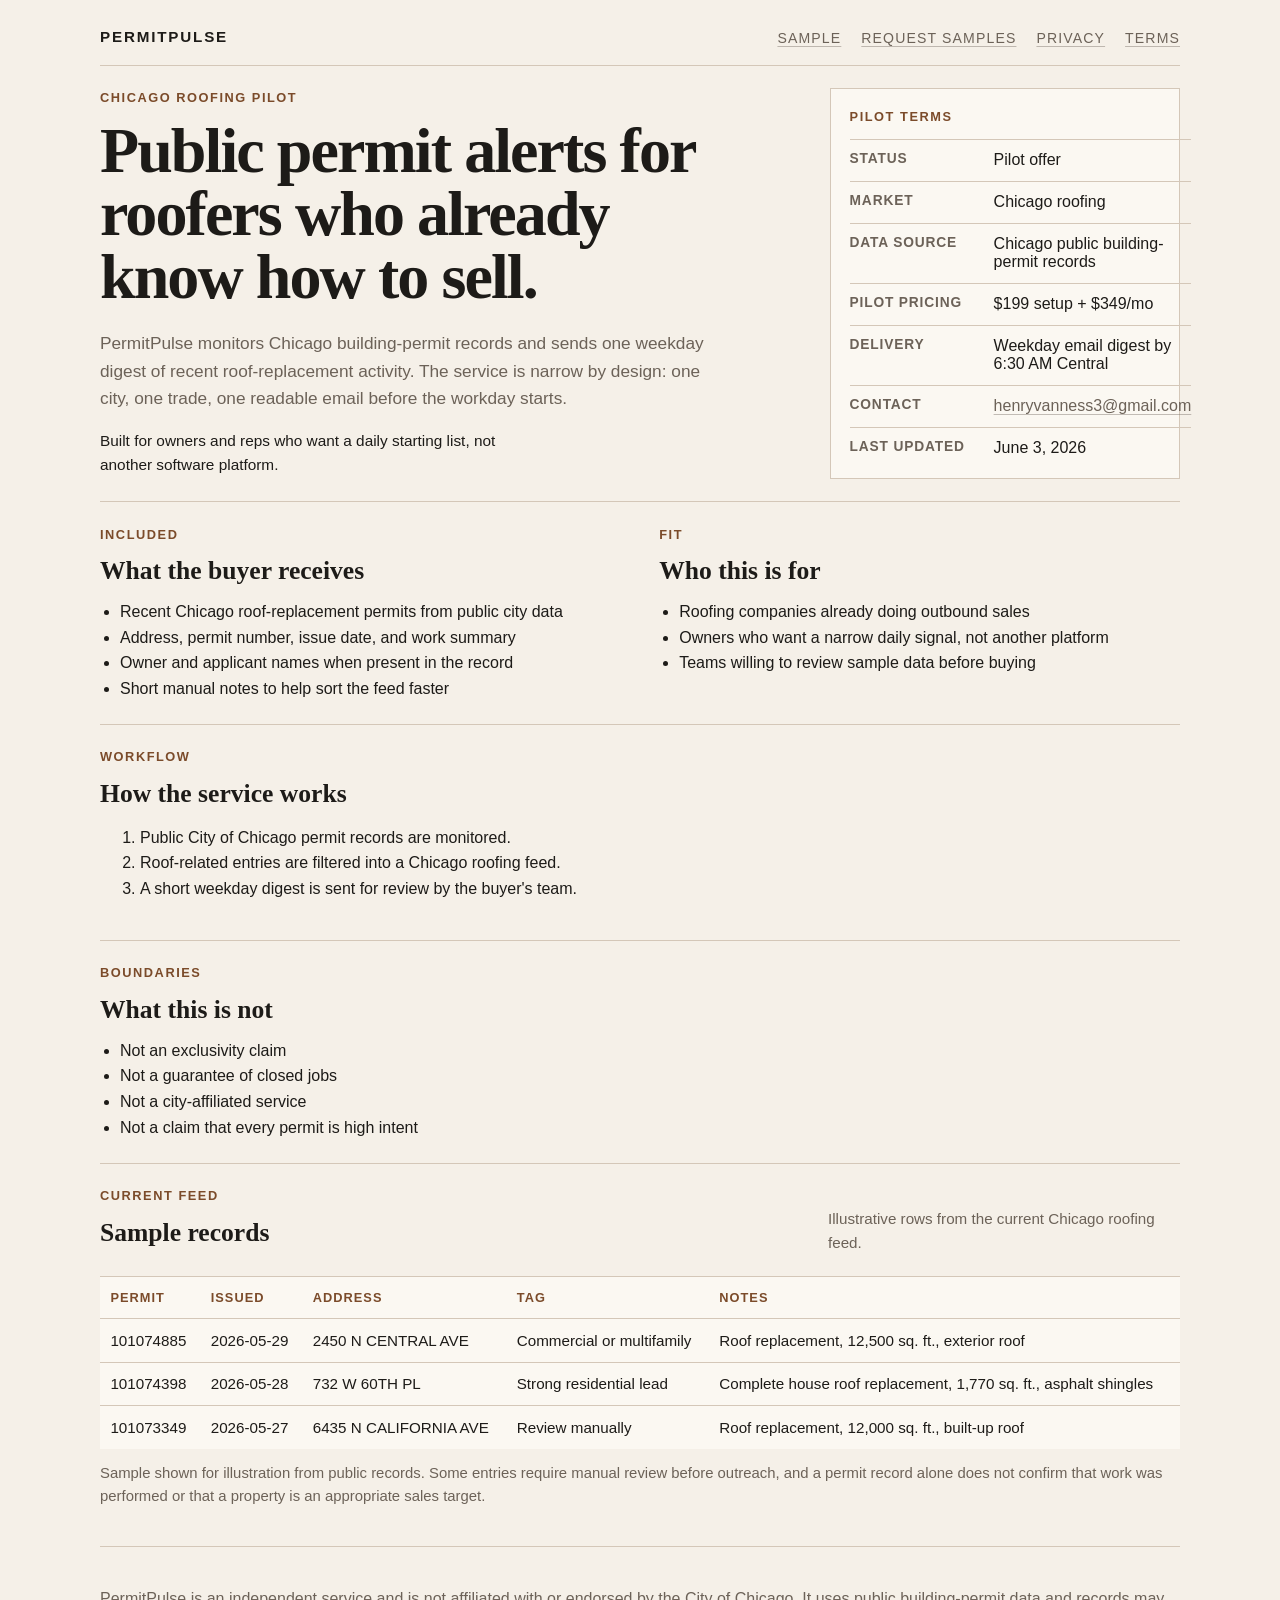
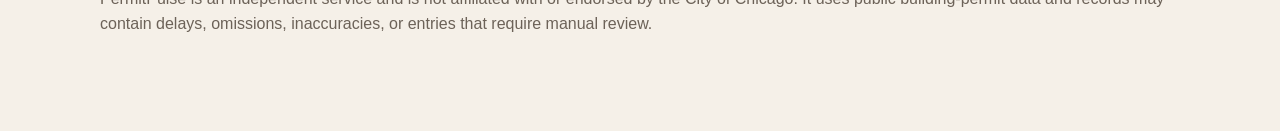
<file: index.html>
<!DOCTYPE html>
<html lang="en">
  <head>
    <meta charset="UTF-8" />
    <meta name="viewport" content="width=device-width, initial-scale=1.0" />
    <title>PermitPulse | Chicago Roofing Permit Alerts</title>
    <link rel="icon" href="favicon.svg" type="image/svg+xml" />
    <link rel="stylesheet" href="styles.css" />
  </head>
  <body>
    <main class="page">
      <header class="site-header">
        <p class="brand">PermitPulse</p>
        <div class="header-links">
          <a href="#sample">Sample</a>
          <a href="mailto:henryvanness3@gmail.com?subject=PermitPulse%20Chicago%20Roofing%20Pilot%20Samples">Request samples</a>
          <a href="privacy.html">Privacy</a>
          <a href="terms.html">Terms</a>
        </div>
      </header>

      <section class="hero section">
        <div class="hero-copy">
          <p class="eyebrow">Chicago roofing pilot</p>
          <h1>Public permit alerts for roofers who already know how to sell.</h1>
          <p class="lede">
            PermitPulse monitors Chicago building-permit records and sends one
            weekday digest of recent roof-replacement activity. The service is
            narrow by design: one city, one trade, one readable email before the
            workday starts.
          </p>
          <p class="hero-note">
            Built for owners and reps who want a daily starting list, not another
            software platform.
          </p>
        </div>
        <aside class="hero-rail">
          <p class="rail-title">Pilot terms</p>
          <dl class="facts">
          <div>
            <dt>Status</dt>
            <dd>Pilot offer</dd>
          </div>
          <div>
            <dt>Market</dt>
            <dd>Chicago roofing</dd>
          </div>
          <div>
            <dt>Data source</dt>
            <dd>Chicago public building-permit records</dd>
          </div>
          <div>
            <dt>Pilot pricing</dt>
            <dd>$199 setup + $349/mo</dd>
          </div>
          <div>
            <dt>Delivery</dt>
            <dd>Weekday email digest by 6:30 AM Central</dd>
          </div>
          <div>
            <dt>Contact</dt>
            <dd><a href="mailto:henryvanness3@gmail.com">henryvanness3@gmail.com</a></dd>
          </div>
          <div>
            <dt>Last updated</dt>
            <dd>June 3, 2026</dd>
          </div>
          </dl>
        </aside>
      </section>

      <section class="section two-col">
        <div>
          <p class="section-kicker">Included</p>
          <h2>What the buyer receives</h2>
          <ul>
            <li>Recent Chicago roof-replacement permits from public city data</li>
            <li>Address, permit number, issue date, and work summary</li>
            <li>Owner and applicant names when present in the record</li>
            <li>Short manual notes to help sort the feed faster</li>
          </ul>
        </div>
        <div>
          <p class="section-kicker">Fit</p>
          <h2>Who this is for</h2>
          <ul>
            <li>Roofing companies already doing outbound sales</li>
            <li>Owners who want a narrow daily signal, not another platform</li>
            <li>Teams willing to review sample data before buying</li>
          </ul>
        </div>
      </section>

      <section class="section">
        <p class="section-kicker">Workflow</p>
        <h2>How the service works</h2>
        <ol>
          <li>Public City of Chicago permit records are monitored.</li>
          <li>Roof-related entries are filtered into a Chicago roofing feed.</li>
          <li>A short weekday digest is sent for review by the buyer's team.</li>
        </ol>
      </section>

      <section class="section">
        <p class="section-kicker">Boundaries</p>
        <h2>What this is not</h2>
        <ul>
          <li>Not an exclusivity claim</li>
          <li>Not a guarantee of closed jobs</li>
          <li>Not a city-affiliated service</li>
          <li>Not a claim that every permit is high intent</li>
        </ul>
      </section>

      <section id="sample" class="section">
        <div class="section-head">
          <div>
            <p class="section-kicker">Current feed</p>
            <h2>Sample records</h2>
          </div>
          <p class="section-aside">Illustrative rows from the current Chicago roofing feed.</p>
        </div>
        <div class="table-wrap">
          <table class="sample-table">
            <thead>
              <tr>
                <th>Permit</th>
                <th>Issued</th>
                <th>Address</th>
                <th>Tag</th>
                <th>Notes</th>
              </tr>
            </thead>
            <tbody>
              <tr>
                <td data-label="Permit">101074885</td>
                <td data-label="Issued">2026-05-29</td>
                <td data-label="Address">2450 N CENTRAL AVE</td>
                <td data-label="Tag">Commercial or multifamily</td>
                <td data-label="Notes">Roof replacement, 12,500 sq. ft., exterior roof</td>
              </tr>
              <tr>
                <td data-label="Permit">101074398</td>
                <td data-label="Issued">2026-05-28</td>
                <td data-label="Address">732 W 60TH PL</td>
                <td data-label="Tag">Strong residential lead</td>
                <td data-label="Notes">Complete house roof replacement, 1,770 sq. ft., asphalt shingles</td>
              </tr>
              <tr>
                <td data-label="Permit">101073349</td>
                <td data-label="Issued">2026-05-27</td>
                <td data-label="Address">6435 N CALIFORNIA AVE</td>
                <td data-label="Tag">Review manually</td>
                <td data-label="Notes">Roof replacement, 12,000 sq. ft., built-up roof</td>
              </tr>
            </tbody>
          </table>
        </div>
        <p class="sample-note">
          Sample shown for illustration from public records. Some entries require
          manual review before outreach, and a permit record alone does not
          confirm that work was performed or that a property is an appropriate
          sales target.
        </p>
      </section>

      <section class="section disclosure">
        <p>
          PermitPulse is an independent service and is not affiliated with or
          endorsed by the City of Chicago. It uses public building-permit data
          and records may contain delays, omissions, inaccuracies, or entries
          that require manual review.
        </p>
      </section>
    </main>
  </body>
</html>
</file>
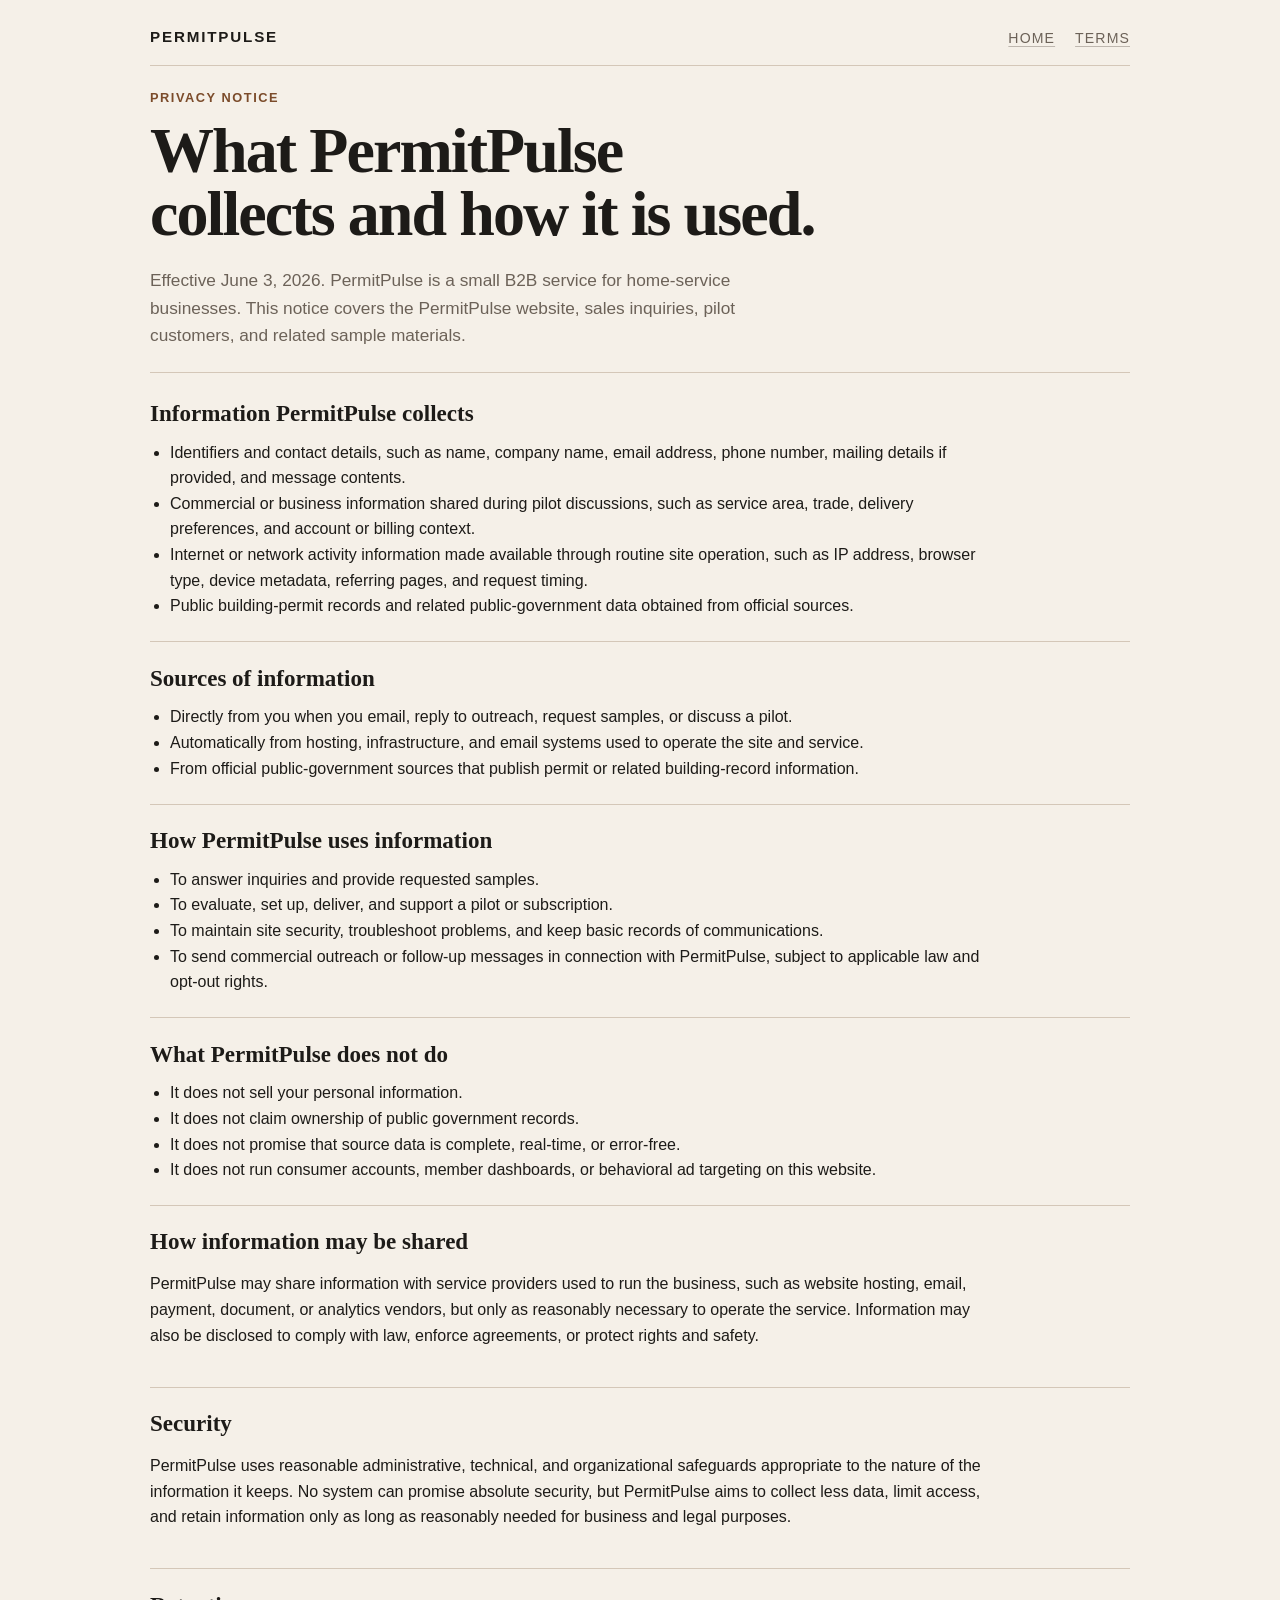
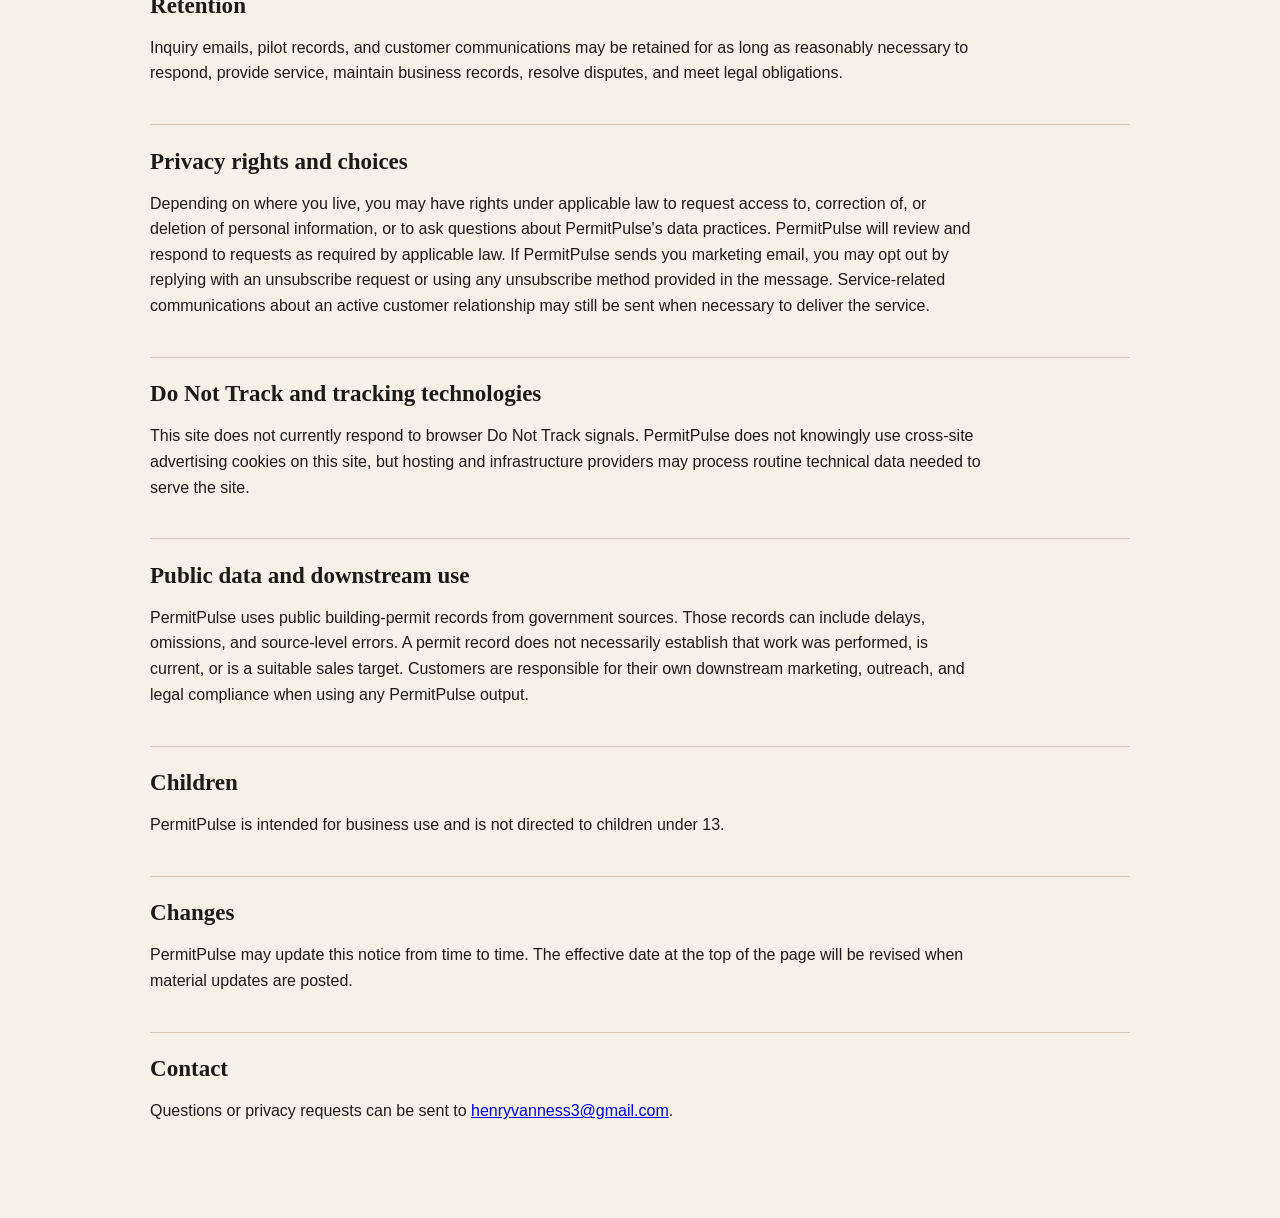
<file: privacy.html>
<!DOCTYPE html>
<html lang="en">
  <head>
    <meta charset="UTF-8" />
    <meta name="viewport" content="width=device-width, initial-scale=1.0" />
    <title>PermitPulse | Privacy Notice</title>
    <link rel="icon" href="favicon.svg" type="image/svg+xml" />
    <link rel="stylesheet" href="styles.css" />
  </head>
  <body>
    <main class="page legal-page">
      <header class="site-header">
        <p class="brand">PermitPulse</p>
        <div class="header-links">
          <a href="index.html">Home</a>
          <a href="terms.html">Terms</a>
        </div>
      </header>

      <section class="hero legal-hero section">
        <div class="hero-copy">
          <p class="eyebrow">Privacy notice</p>
          <h1>What PermitPulse collects and how it is used.</h1>
          <p class="lede">
            Effective June 3, 2026. PermitPulse is a small B2B service for
            home-service businesses. This notice covers the PermitPulse website,
            sales inquiries, pilot customers, and related sample materials.
          </p>
        </div>
      </section>

      <section class="legal-stack">
        <section class="section legal-section">
          <h2>Information PermitPulse collects</h2>
          <ul>
            <li>Identifiers and contact details, such as name, company name, email address, phone number, mailing details if provided, and message contents.</li>
            <li>Commercial or business information shared during pilot discussions, such as service area, trade, delivery preferences, and account or billing context.</li>
            <li>Internet or network activity information made available through routine site operation, such as IP address, browser type, device metadata, referring pages, and request timing.</li>
            <li>Public building-permit records and related public-government data obtained from official sources.</li>
          </ul>
        </section>

        <section class="section legal-section">
          <h2>Sources of information</h2>
          <ul>
            <li>Directly from you when you email, reply to outreach, request samples, or discuss a pilot.</li>
            <li>Automatically from hosting, infrastructure, and email systems used to operate the site and service.</li>
            <li>From official public-government sources that publish permit or related building-record information.</li>
          </ul>
        </section>

        <section class="section legal-section">
          <h2>How PermitPulse uses information</h2>
          <ul>
            <li>To answer inquiries and provide requested samples.</li>
            <li>To evaluate, set up, deliver, and support a pilot or subscription.</li>
            <li>To maintain site security, troubleshoot problems, and keep basic records of communications.</li>
            <li>To send commercial outreach or follow-up messages in connection with PermitPulse, subject to applicable law and opt-out rights.</li>
          </ul>
        </section>

        <section class="section legal-section">
          <h2>What PermitPulse does not do</h2>
          <ul>
            <li>It does not sell your personal information.</li>
            <li>It does not claim ownership of public government records.</li>
            <li>It does not promise that source data is complete, real-time, or error-free.</li>
            <li>It does not run consumer accounts, member dashboards, or behavioral ad targeting on this website.</li>
          </ul>
        </section>

        <section class="section legal-section">
          <h2>How information may be shared</h2>
          <p>
            PermitPulse may share information with service providers used to run
            the business, such as website hosting, email, payment, document, or
            analytics vendors, but only as reasonably necessary to operate the
            service. Information may also be disclosed to comply with law, enforce
            agreements, or protect rights and safety.
          </p>
        </section>

        <section class="section legal-section">
          <h2>Security</h2>
          <p>
            PermitPulse uses reasonable administrative, technical, and
            organizational safeguards appropriate to the nature of the information
            it keeps. No system can promise absolute security, but PermitPulse
            aims to collect less data, limit access, and retain information only
            as long as reasonably needed for business and legal purposes.
          </p>
        </section>

        <section class="section legal-section">
          <h2>Retention</h2>
          <p>
            Inquiry emails, pilot records, and customer communications may be
            retained for as long as reasonably necessary to respond, provide
            service, maintain business records, resolve disputes, and meet legal
            obligations.
          </p>
        </section>

        <section class="section legal-section">
          <h2>Privacy rights and choices</h2>
          <p>
            Depending on where you live, you may have rights under applicable law
            to request access to, correction of, or deletion of personal
            information, or to ask questions about PermitPulse's data practices.
            PermitPulse will review and respond to requests as required by
            applicable law. If PermitPulse sends you marketing email, you may opt
            out by replying with an unsubscribe request or using any unsubscribe
            method provided in the message. Service-related communications about
            an active customer relationship may still be sent when necessary to
            deliver the service.
          </p>
        </section>

        <section class="section legal-section">
          <h2>Do Not Track and tracking technologies</h2>
          <p>
            This site does not currently respond to browser Do Not Track signals.
            PermitPulse does not knowingly use cross-site advertising cookies on
            this site, but hosting and infrastructure providers may process
            routine technical data needed to serve the site.
          </p>
        </section>

        <section class="section legal-section">
          <h2>Public data and downstream use</h2>
          <p>
            PermitPulse uses public building-permit records from government
            sources. Those records can include delays, omissions, and source-level
            errors. A permit record does not necessarily establish that work was
            performed, is current, or is a suitable sales target. Customers are
            responsible for their own downstream marketing, outreach, and legal
            compliance when using any PermitPulse output.
          </p>
        </section>

        <section class="section legal-section">
          <h2>Children</h2>
          <p>
            PermitPulse is intended for business use and is not directed to
            children under 13.
          </p>
        </section>

        <section class="section legal-section">
          <h2>Changes</h2>
          <p>
            PermitPulse may update this notice from time to time. The effective
            date at the top of the page will be revised when material updates are
            posted.
          </p>
        </section>

        <section class="section legal-section legal-contact">
          <h2>Contact</h2>
          <p>
            Questions or privacy requests can be sent to
            <a href="mailto:henryvanness3@gmail.com">henryvanness3@gmail.com</a>.
          </p>
        </section>
      </section>
    </main>
  </body>
</html>
</file>
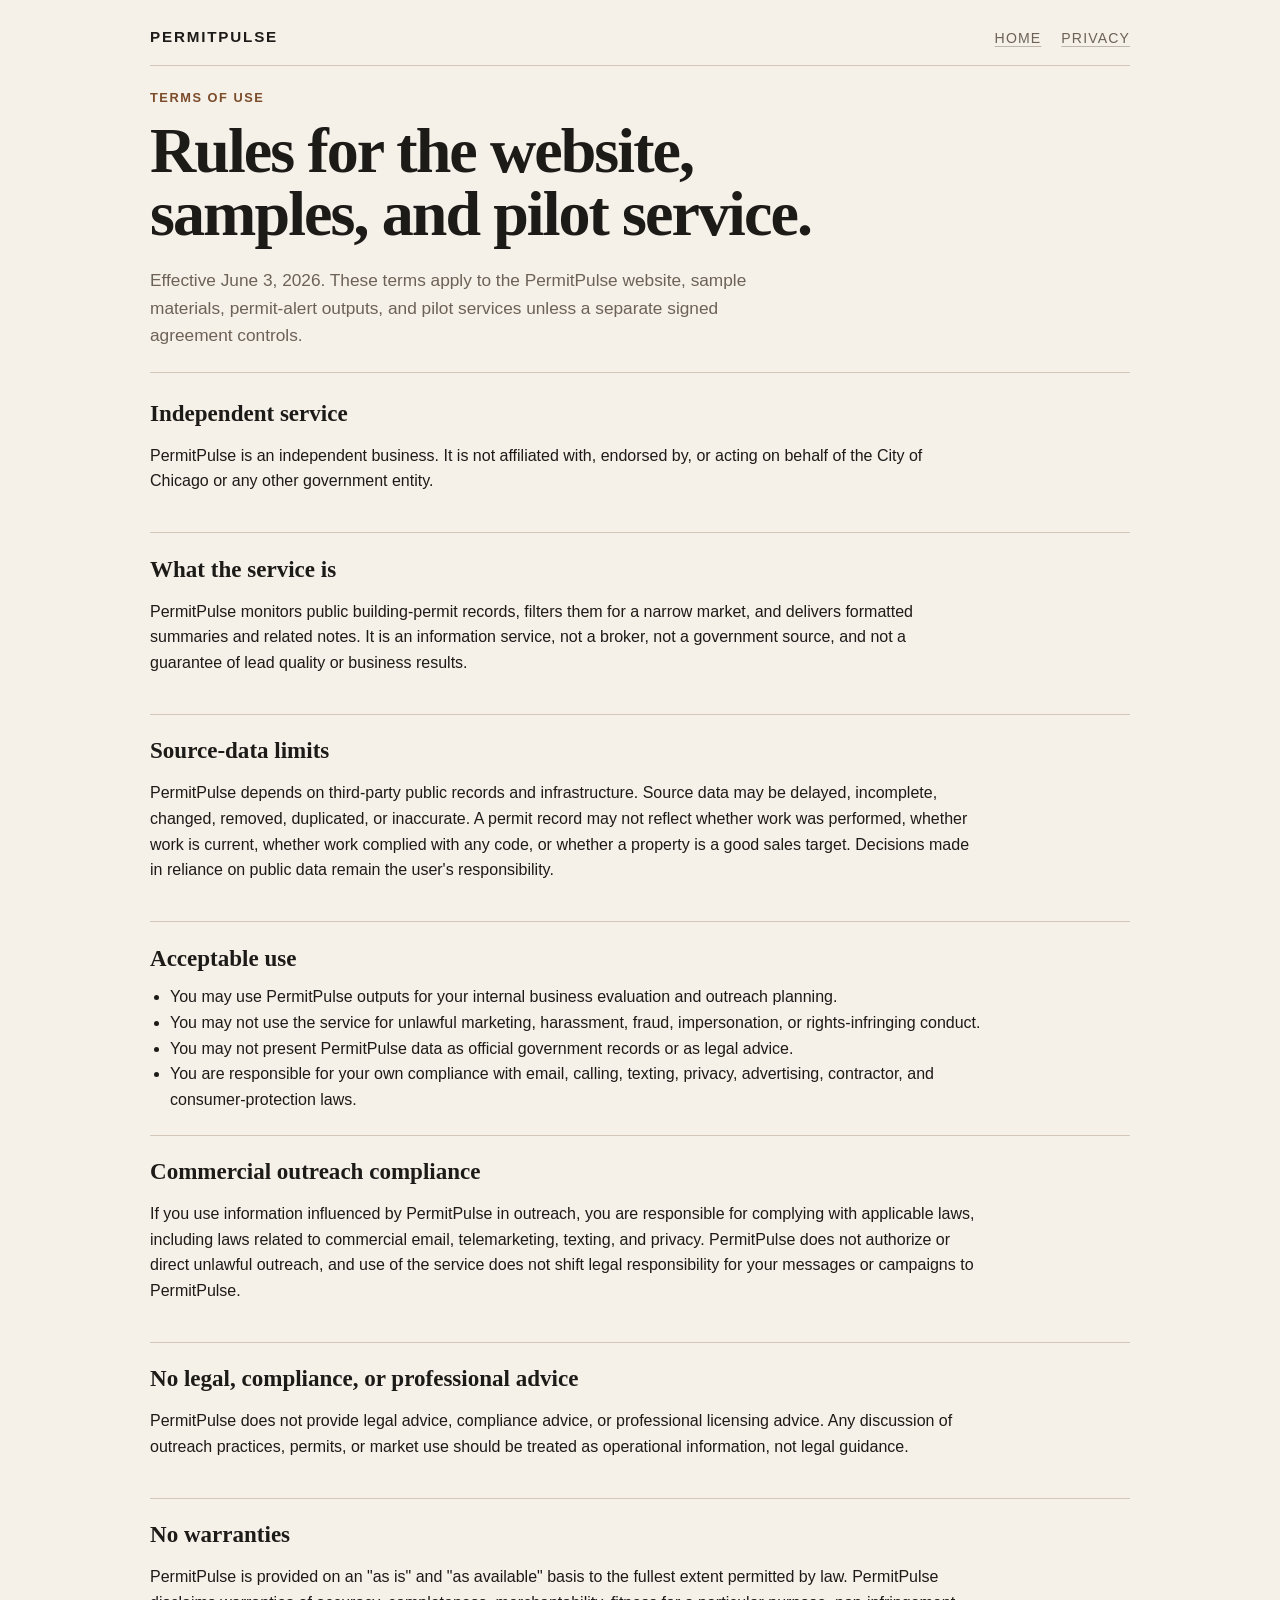
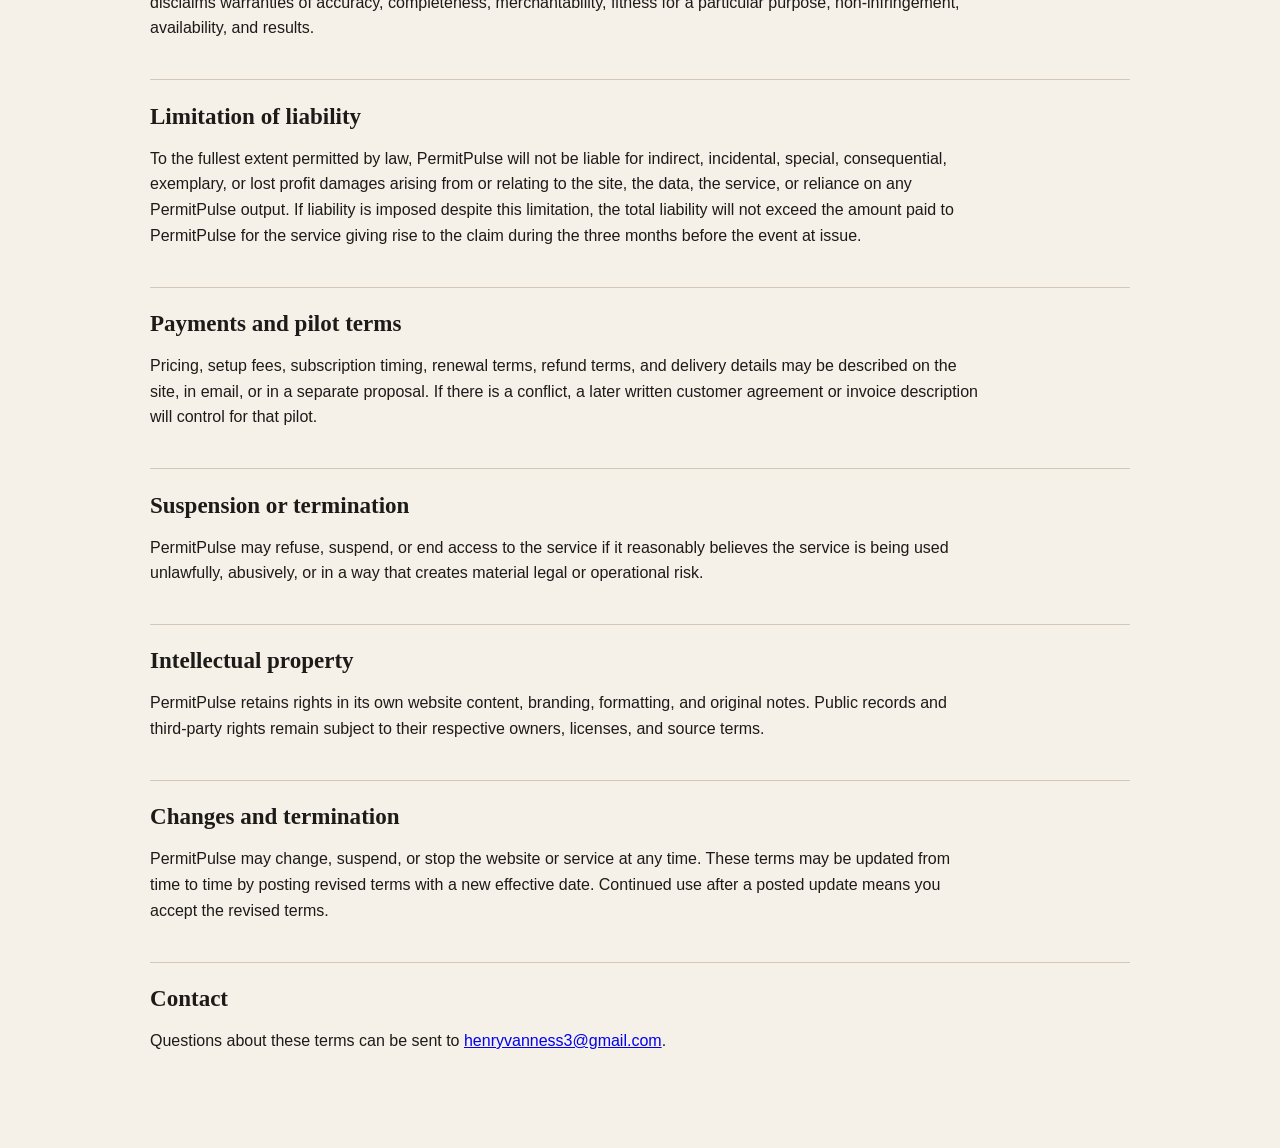
<file: terms.html>
<!DOCTYPE html>
<html lang="en">
  <head>
    <meta charset="UTF-8" />
    <meta name="viewport" content="width=device-width, initial-scale=1.0" />
    <title>PermitPulse | Terms of Use</title>
    <link rel="icon" href="favicon.svg" type="image/svg+xml" />
    <link rel="stylesheet" href="styles.css" />
  </head>
  <body>
    <main class="page legal-page">
      <header class="site-header">
        <p class="brand">PermitPulse</p>
        <div class="header-links">
          <a href="index.html">Home</a>
          <a href="privacy.html">Privacy</a>
        </div>
      </header>

      <section class="hero legal-hero section">
        <div class="hero-copy">
          <p class="eyebrow">Terms of use</p>
          <h1>Rules for the website, samples, and pilot service.</h1>
          <p class="lede">
            Effective June 3, 2026. These terms apply to the PermitPulse website,
            sample materials, permit-alert outputs, and pilot services unless a
            separate signed agreement controls.
          </p>
        </div>
      </section>

      <section class="legal-stack">
        <section class="section legal-section">
          <h2>Independent service</h2>
          <p>
            PermitPulse is an independent business. It is not affiliated with,
            endorsed by, or acting on behalf of the City of Chicago or any other
            government entity.
          </p>
        </section>

        <section class="section legal-section">
          <h2>What the service is</h2>
          <p>
            PermitPulse monitors public building-permit records, filters them for
            a narrow market, and delivers formatted summaries and related notes.
            It is an information service, not a broker, not a government source,
            and not a guarantee of lead quality or business results.
          </p>
        </section>

        <section class="section legal-section">
          <h2>Source-data limits</h2>
          <p>
            PermitPulse depends on third-party public records and infrastructure.
            Source data may be delayed, incomplete, changed, removed, duplicated,
            or inaccurate. A permit record may not reflect whether work was
            performed, whether work is current, whether work complied with any
            code, or whether a property is a good sales target. Decisions made in
            reliance on public data remain the user's responsibility.
          </p>
        </section>

        <section class="section legal-section">
          <h2>Acceptable use</h2>
          <ul>
            <li>You may use PermitPulse outputs for your internal business evaluation and outreach planning.</li>
            <li>You may not use the service for unlawful marketing, harassment, fraud, impersonation, or rights-infringing conduct.</li>
            <li>You may not present PermitPulse data as official government records or as legal advice.</li>
            <li>You are responsible for your own compliance with email, calling, texting, privacy, advertising, contractor, and consumer-protection laws.</li>
          </ul>
        </section>

        <section class="section legal-section">
          <h2>Commercial outreach compliance</h2>
          <p>
            If you use information influenced by PermitPulse in outreach, you are
            responsible for complying with applicable laws, including laws related
            to commercial email, telemarketing, texting, and privacy. PermitPulse
            does not authorize or direct unlawful outreach, and use of the service
            does not shift legal responsibility for your messages or campaigns to
            PermitPulse.
          </p>
        </section>

        <section class="section legal-section">
          <h2>No legal, compliance, or professional advice</h2>
          <p>
            PermitPulse does not provide legal advice, compliance advice, or
            professional licensing advice. Any discussion of outreach practices,
            permits, or market use should be treated as operational information,
            not legal guidance.
          </p>
        </section>

        <section class="section legal-section">
          <h2>No warranties</h2>
          <p>
            PermitPulse is provided on an "as is" and "as available" basis to the
            fullest extent permitted by law. PermitPulse disclaims warranties of
            accuracy, completeness, merchantability, fitness for a particular
            purpose, non-infringement, availability, and results.
          </p>
        </section>

        <section class="section legal-section">
          <h2>Limitation of liability</h2>
          <p>
            To the fullest extent permitted by law, PermitPulse will not be liable
            for indirect, incidental, special, consequential, exemplary, or lost
            profit damages arising from or relating to the site, the data, the
            service, or reliance on any PermitPulse output. If liability is
            imposed despite this limitation, the total liability will not exceed
            the amount paid to PermitPulse for the service giving rise to the
            claim during the three months before the event at issue.
          </p>
        </section>

        <section class="section legal-section">
          <h2>Payments and pilot terms</h2>
          <p>
            Pricing, setup fees, subscription timing, renewal terms, refund terms,
            and delivery details may be described on the site, in email, or in a
            separate proposal. If there is a conflict, a later written customer
            agreement or invoice description will control for that pilot.
          </p>
        </section>

        <section class="section legal-section">
          <h2>Suspension or termination</h2>
          <p>
            PermitPulse may refuse, suspend, or end access to the service if it
            reasonably believes the service is being used unlawfully, abusively,
            or in a way that creates material legal or operational risk.
          </p>
        </section>

        <section class="section legal-section">
          <h2>Intellectual property</h2>
          <p>
            PermitPulse retains rights in its own website content, branding,
            formatting, and original notes. Public records and third-party rights
            remain subject to their respective owners, licenses, and source terms.
          </p>
        </section>

        <section class="section legal-section">
          <h2>Changes and termination</h2>
          <p>
            PermitPulse may change, suspend, or stop the website or service at any
            time. These terms may be updated from time to time by posting revised
            terms with a new effective date. Continued use after a posted update
            means you accept the revised terms.
          </p>
        </section>

        <section class="section legal-section legal-contact">
          <h2>Contact</h2>
          <p>
            Questions about these terms can be sent to
            <a href="mailto:henryvanness3@gmail.com">henryvanness3@gmail.com</a>.
          </p>
        </section>
      </section>
    </main>
  </body>
</html>
</file>
<file: styles.css>
:root {
  --bg: #f5f0e8;
  --panel: #fbf8f2;
  --ink: #1d1b18;
  --muted: #6c6258;
  --line: #d4c7b8;
  --accent: #7b4b2a;
}

* {
  box-sizing: border-box;
}

body {
  margin: 0;
  min-height: 100vh;
  background: var(--bg);
  color: var(--ink);
  font-family: "Avenir Next", "Segoe UI", sans-serif;
}

.page {
  width: min(1080px, calc(100vw - 2.5rem));
  margin: 0 auto;
  padding: 1.2rem 0 3.5rem;
}

.site-header,
.section {
  border-bottom: 1px solid var(--line);
}

.site-header {
  display: flex;
  justify-content: space-between;
  gap: 1rem;
  align-items: flex-start;
  padding: 0.35rem 0 1rem;
}

.header-links {
  display: flex;
  flex-wrap: wrap;
  gap: 1.25rem;
  padding-top: 0.35rem;
  font-size: 0.88rem;
  text-transform: uppercase;
  letter-spacing: 0.08em;
}

.brand {
  margin: 0;
  font-size: 0.95rem;
  font-weight: 700;
  letter-spacing: 0.12em;
  text-transform: uppercase;
}

.hero {
  display: grid;
  grid-template-columns: minmax(0, 1.65fr) minmax(17rem, 0.85fr);
  gap: clamp(2rem, 4vw, 4rem);
  align-items: start;
  padding-top: 1.2rem;
  padding-bottom: 1.5rem;
}

.hero-copy {
  max-width: 42rem;
}

.eyebrow,
.section-kicker,
.rail-title {
  margin: 0 0 0.7rem;
  color: var(--accent);
  font-size: 0.8rem;
  font-weight: 700;
  letter-spacing: 0.12em;
  text-transform: uppercase;
}

h1 {
  margin: 0;
  max-width: none;
  font-family: "Iowan Old Style", "Palatino Linotype", "Book Antiqua", Georgia, serif;
  font-size: clamp(2.6rem, 5vw, 4.9rem);
  line-height: 0.98;
  letter-spacing: -0.03em;
  font-weight: 600;
  text-wrap: balance;
}

.lede,
li,
p {
  font-size: 1rem;
  line-height: 1.6;
}

.lede {
  max-width: 38rem;
  color: var(--muted);
  margin: 1.35rem 0 0;
  font-size: 1.08rem;
}

.hero-note {
  max-width: 28rem;
  margin: 1rem 0 0;
  font-size: 0.96rem;
  color: var(--ink);
}

.section {
  padding: 1.4rem 0;
}

h2 {
  margin-top: 0;
  margin-bottom: 0.8rem;
  font-family: "Iowan Old Style", "Palatino Linotype", "Book Antiqua", Georgia, serif;
  font-size: clamp(1.45rem, 2vw, 2rem);
  font-weight: 700;
  text-transform: none;
  letter-spacing: 0;
}

ul {
  margin: 0.25rem 0 0;
  padding-left: 1.25rem;
}

.two-col {
  display: grid;
  grid-template-columns: repeat(2, minmax(0, 1fr));
  gap: clamp(1.5rem, 3vw, 3rem);
}

.facts {
  display: grid;
  grid-template-columns: 1fr;
  gap: 0;
  margin: 0;
}

.facts div {
  display: grid;
  grid-template-columns: 8rem 1fr;
  gap: 0.35rem 1rem;
  padding: 0.72rem 0;
  border-top: 1px solid var(--line);
}

.hero-rail {
  background: var(--panel);
  padding: 1.1rem 1.15rem 0.55rem;
  border: 1px solid var(--line);
}

.facts dt {
  color: var(--muted);
  font-size: 0.86rem;
  font-weight: 700;
  text-transform: uppercase;
  letter-spacing: 0.06em;
}

.facts dd {
  margin: 0;
}

.section-head {
  display: flex;
  justify-content: space-between;
  gap: 1.5rem;
  align-items: end;
  margin-bottom: 0.8rem;
}

.section-aside {
  max-width: 22rem;
  margin: 0 0 0.3rem;
  font-size: 0.95rem;
  color: var(--muted);
}

.sample-table {
  width: 100%;
  border-collapse: collapse;
  margin-top: 0.2rem;
  background: var(--panel);
}

.table-wrap {
  overflow-x: auto;
  -webkit-overflow-scrolling: touch;
}

.sample-table th,
.sample-table td {
  padding: 0.8rem 0.65rem;
  border-top: 1px solid var(--line);
  vertical-align: top;
  text-align: left;
  font-size: 0.95rem;
}

.sample-table th {
  font-size: 0.8rem;
  color: var(--accent);
  text-transform: uppercase;
  letter-spacing: 0.08em;
  font-weight: 700;
}

.sample-note,
.disclosure p,
.header-links a,
.facts a {
  color: var(--muted);
}

.header-links a,
.facts a {
  text-decoration-color: color-mix(in srgb, var(--muted) 40%, transparent);
  text-underline-offset: 0.18em;
}

.sample-note {
  margin-top: 0.8rem;
  font-size: 0.93rem;
}

.disclosure {
  border-bottom: 0;
}

.legal-page {
  width: min(980px, calc(100vw - 2.5rem));
}

.legal-hero {
  display: block;
}

.legal-stack {
  margin-top: 0.25rem;
}

.legal-section {
  padding-right: 0;
}

.legal-section h2 {
  font-size: clamp(1.3rem, 1.8vw, 1.7rem);
}

.legal-section p,
.legal-section li {
  max-width: 52rem;
}

.legal-contact {
  border-bottom: 0;
}

@media (max-width: 800px) {
  .site-header,
  .hero,
  .two-col,
  .section-head {
    display: grid;
    grid-template-columns: 1fr;
  }

  .site-header {
    gap: 0.5rem;
  }

  .facts div {
    grid-template-columns: 1fr;
    gap: 0.2rem;
  }

  .table-wrap {
    overflow-x: visible;
  }

  .sample-table,
  .sample-table thead,
  .sample-table tbody,
  .sample-table tr,
  .sample-table th,
  .sample-table td {
    display: block;
    width: 100%;
  }

  .sample-table {
    min-width: 0;
    background: transparent;
  }

  .sample-table thead {
    display: none;
  }

  .sample-table tbody {
    display: grid;
    gap: 0.85rem;
  }

  .sample-table tr {
    border: 1px solid var(--line);
    background: var(--panel);
    padding: 0.25rem 0;
  }

  .sample-table td {
    border-top: 0;
    padding: 0.55rem 0.75rem;
  }

  .sample-table td::before {
    content: attr(data-label);
    display: block;
    margin-bottom: 0.2rem;
    color: var(--accent);
    font-size: 0.74rem;
    font-weight: 700;
    letter-spacing: 0.08em;
    text-transform: uppercase;
  }
}
</file>
